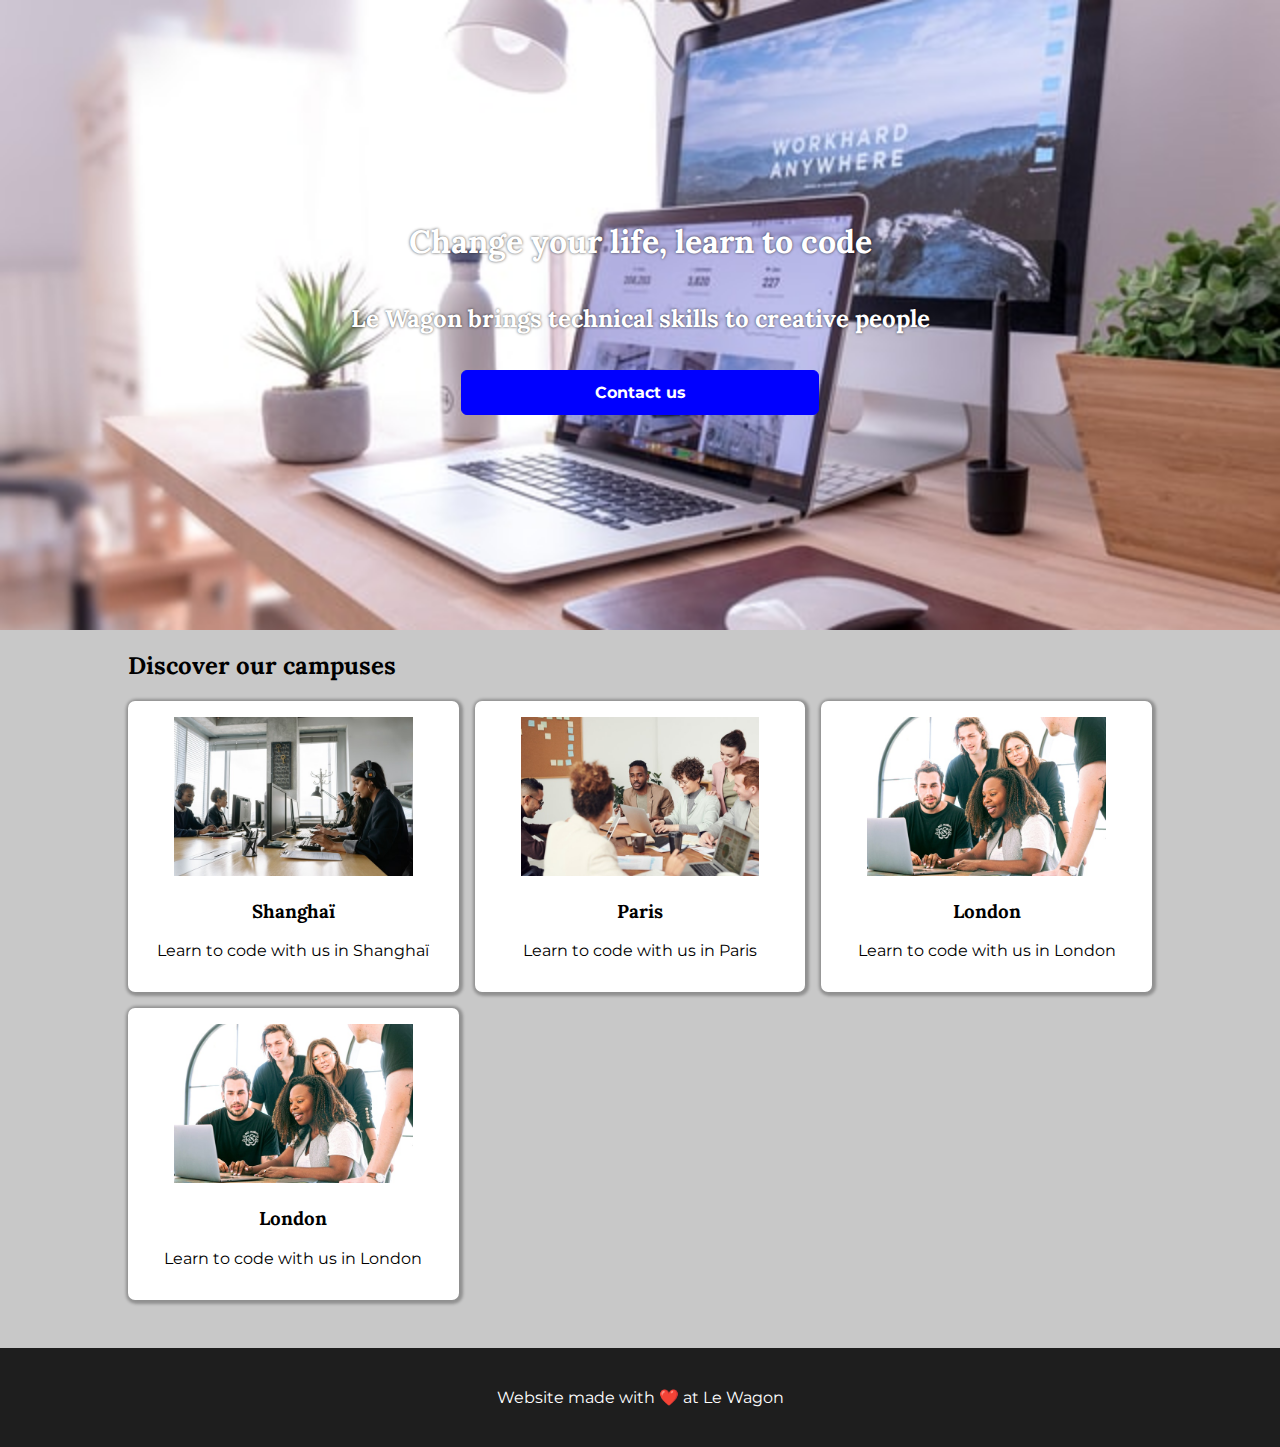
<file: index.html>
<!DOCTYPE html>
<html lang="en">
<head>
  <meta charset="UTF-8">
  <meta name="viewport" content="width=device-width, initial-scale=1.0">
  <title>Landing Page</title>
  <meta name="description" content="my description">
  <link rel="stylesheet" href="styles/style.css">
</head>
<body>
  <div id="banner">
    <h1>Change your life, learn to code</h1>
    <h2>Le Wagon brings technical skills to creative people</h2>
    <a href="contact.html" target="_blank" class="button-blue">Contact us</a>
  </div>



  <div class="container">
    <h2>Discover our campuses</h2>
    <div class="cards">
      <div class="card">
        <img src="images/shanghai.jpg" alt="Photo of Shanghai">
        <h3>Shanghaï</h3>
        <p>Learn to code with us in Shanghaï</p>
      </div>
      <div class="card">
        <img src="images/paris.jpg" alt="Photo of Paris">
        <h3>Paris</h3>
        <p>Learn to code with us in Paris</p>
      </div>
      <div class="card">
        <img src="images/london.jpg" alt="Photo of London">
        <h3>London</h3>
        <p>Learn to code with us in London</p>
      </div>
      <div class="card">
        <img src="images/london.jpg" alt="Photo of London">
        <h3>London</h3>
        <p>Learn to code with us in London</p>
      </div>
    </div>
  </div>

  <div id="footer">
    <p>Website made with ❤️ at Le Wagon</p>
  </div>
</body>
</html>
</file>
<file: styles/style.css>
@import url('https://fonts.googleapis.com/css2?family=Lora:ital,wght@0,400;0,500;0,600;0,700;1,400;1,500;1,600;1,700&family=Montserrat:ital,wght@0,100;0,200;0,300;0,400;0,500;0,600;0,700;0,800;0,900;1,100;1,200;1,300;1,400;1,500;1,600;1,700;1,800;1,900&display=swap');
@import url('banner.css');
@import url('buttons.css');
@import url('cards.css');
@import url('footer.css');


body {
  margin: 0;
  font-family: 'Montserrat', sans-serif;
  background-color: rgb(200, 200, 200);
}

h1, h2, h3 {
  font-family: 'Lora', serif;
}

a {
  text-decoration: none;
}

.container {
  width: 80%;
  margin: 0 auto;
}
</file>
